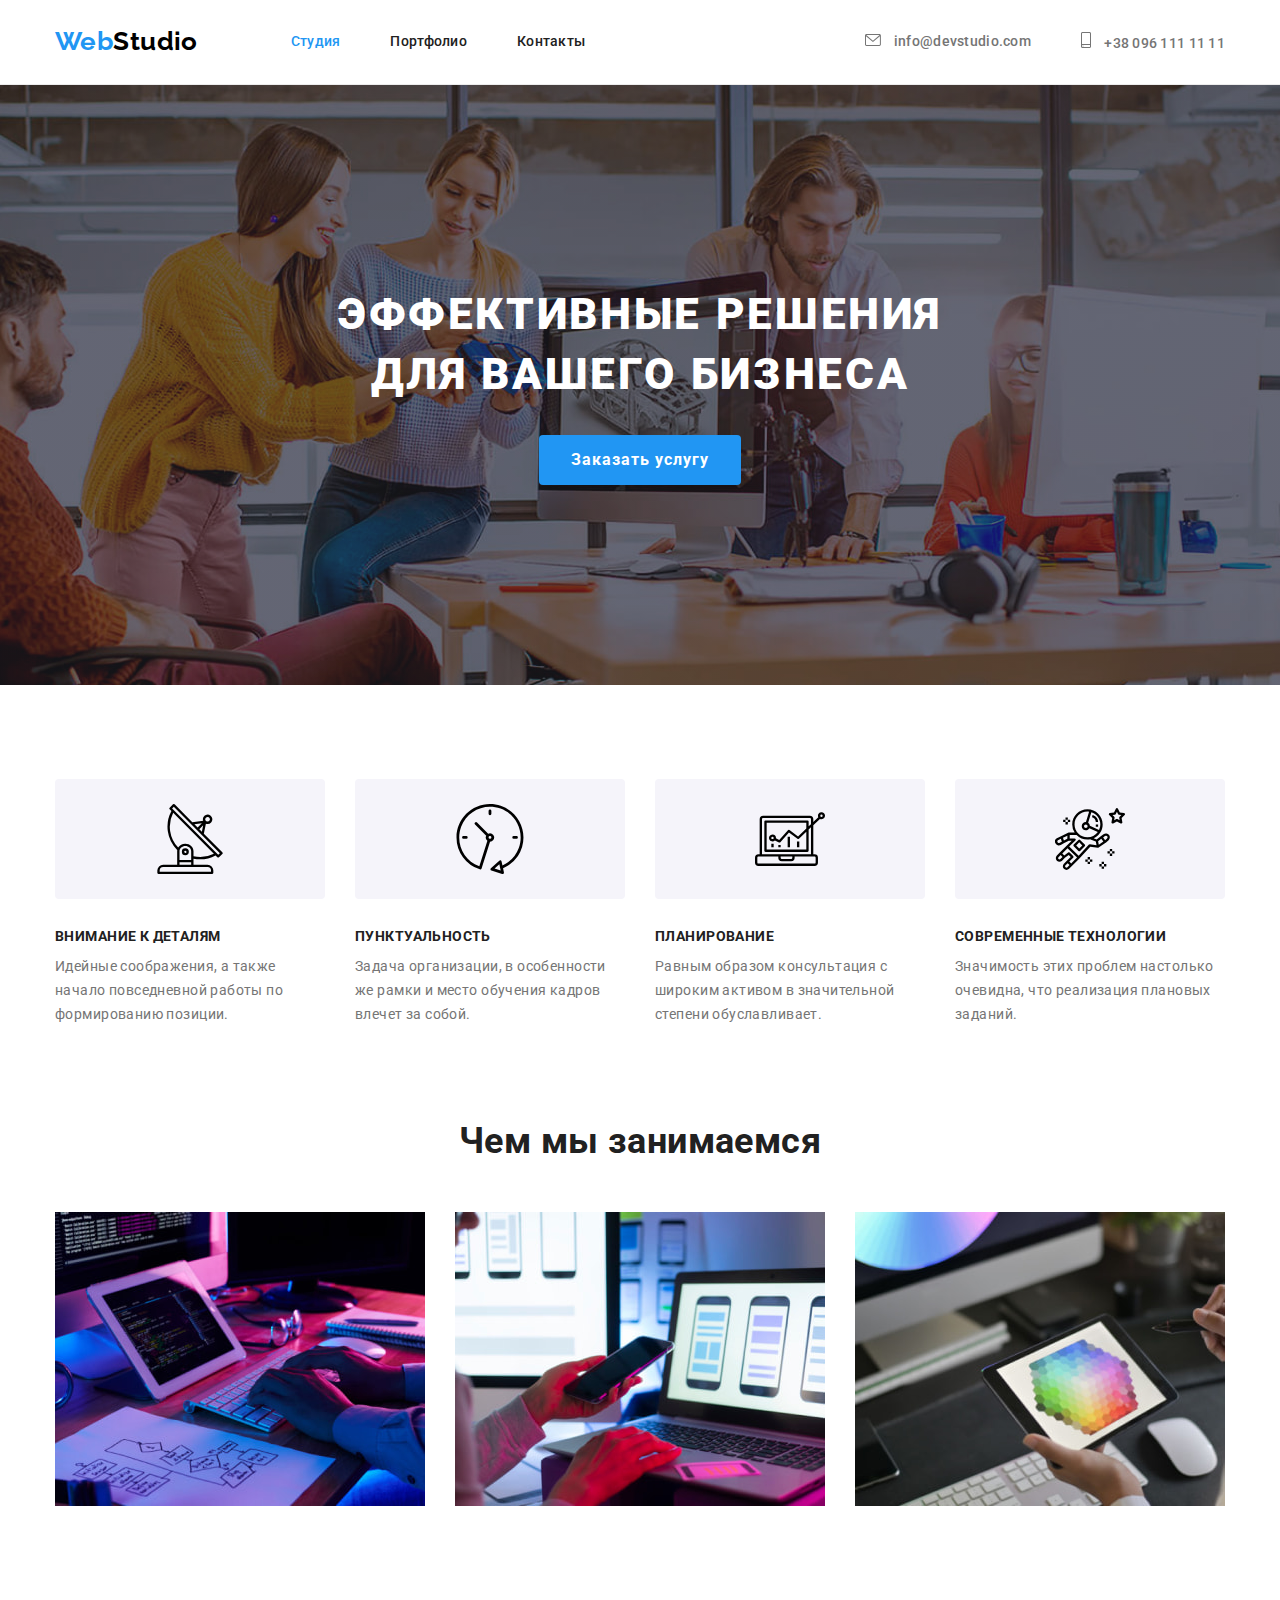
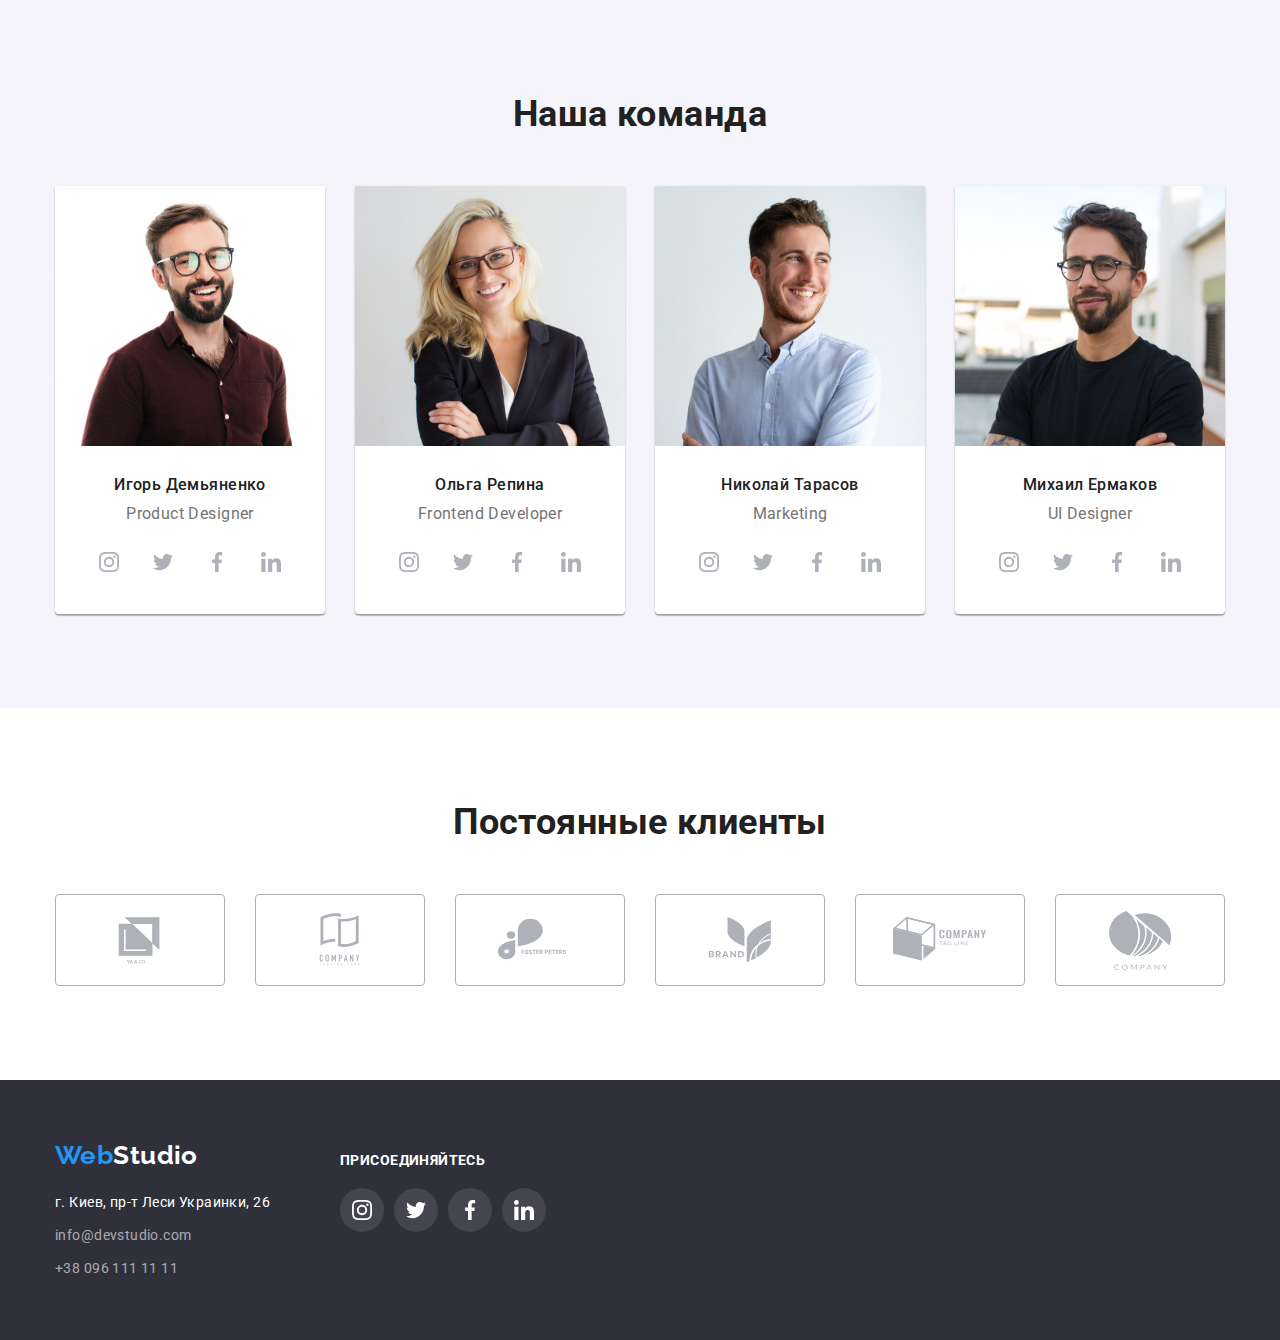
<file: index.html>
<!DOCTYPE html>
<html lang="ru">
  <head>
    <meta charset="UTF-8" />
    <meta http-equiv="X-UA-Compatible" content="IE=edge" />
    <meta name="viewport" content="width=device-width, initial-scale=1.0" />
    <title>Студия</title>
    <!-- Project fonts -->
    <link rel="preconnect" href="https://fonts.googleapis.com" />
    <link rel="preconnect" href="https://fonts.gstatic.com" crossorigin />
    <link
      href="https://fonts.googleapis.com/css2?family=Raleway:wght@700&family=Roboto:wght@400;500;700;900&display=swap"
      rel="stylesheet"
    />
    <!-- modern-normalize -->
    <link
      rel="stylesheet"
      href="https://cdnjs.cloudflare.com/ajax/libs/modern-normalize/1.1.0/modern-normalize.min.css"
    />
    <!-- Custom styles -->
    <link rel="stylesheet" href="./css/styles.css" />
  </head>

  <body>
    <!-- Шапка сайта -->
    <header class="header">
      <div class="container">
        <nav class="navigation">
          <a
            class="logo"
            href="./index.html"
            lang="en"
            aria-label="Логотип сайта WebStudio"
            >Web<span class="logo-black">Studio</span>
          </a>
          <ul class="site-nav list">
            <li class="item">
              <a class="link-header link-active" href="">Студия</a>
            </li>
            <li class="item">
              <a class="link-header" href="./portfolio.html">Портфолио</a>
            </li>
            <li class="item"><a class="link-header" href="">Контакты</a></li>
          </ul>
        </nav>
        <ul class="auth-nav list">
          <li class="auth-nav-item">
            <a class="link-contact" href="mailto:info@devstudio.com">
              <svg class="studio-icon" width="16" height="12">
                <use href="./images/sprite.svg#envelope"></use>
              </svg>
              info@devstudio.com
            </a>
          </li>
          <li class="auth-nav-item">
            <a class="link-contact" href="tel:+380961111111">
              <svg class="studio-icon" width="10" height="16">
                <use href="./images/sprite.svg#smartphone"></use>
              </svg>
              +38 096 111 11 11
            </a>
          </li>
        </ul>
      </div>
    </header>

    <main>
      <!-- Герой -->
      <div class="overlay">
        <section class="hero">
          <div class="container">
            <h1 class="hero-title">Эффективные решения для вашего бизнеса</h1>
            <button class="hero-button" type="button">Заказать услугу</button>
          </div>
        </section>
      </div>

      <!-- Преимущества -->
      <section class="features section">
        <div class="container">
          <!-- выводить этот заголовок не будем, сделал как в примере -->
          <h2 class="visually-hidden">Особенности</h2>
          <ul class="list advantages">
            <li class="features-item">
              <div class="pictures">
                <svg class="pictures-icon" width="70" height="70">
                  <use href="./images/sprite.svg#antenna"></use>
                </svg>
              </div>
              <h3 class="advantages-header">Внимание к деталям</h3>
              <p class="advantages-text">
                Идейные соображения, а также начало повседневной работы по
                формированию позиции.
              </p>
            </li>
            <li class="features-item">
              <div class="pictures">
                <svg class="pictures-icon" width="70" height="70">
                  <use href="./images/sprite.svg#clock"></use>
                </svg>
              </div>
              <h3 class="advantages-header">Пунктуальность</h3>
              <p class="advantages-text">
                Задача организации, в особенности же рамки и место обучения
                кадров влечет за собой.
              </p>
            </li>
            <li class="features-item">
              <div class="pictures">
                <svg class="pictures-icon" width="70" height="70">
                  <use href="./images/sprite.svg#diagram"></use>
                </svg>
              </div>
              <h3 class="advantages-header">Планирование</h3>
              <p class="advantages-text">
                Равным образом консультация с широким активом в значительной
                степени обуславливает.
              </p>
            </li>
            <li class="features-item">
              <div class="pictures">
                <svg class="pictures-icon" width="70" height="70">
                  <use href="./images/sprite.svg#astronaut"></use>
                </svg>
              </div>
              <h3 class="advantages-header">Современные технологии</h3>
              <p class="advantages-text">
                Значимость этих проблем настолько очевидна, что реализация
                плановых заданий.
              </p>
            </li>
          </ul>
        </div>
      </section>

      <!-- Чем мы занимаемся -->
      <section class="activity">
        <div class="container">
          <h2 class="activity-title">Чем мы занимаемся</h2>
          <ul class="list">
            <li class="activity-item">
              <img
                src="./images/img1.jpg"
                alt="планшет с клавиатурой"
                width="370"
                height="294"
              />
            </li>
            <li class="activity-item">
              <img
                src="./images/img2.jpg"
                alt="ноутбук"
                width="370"
                height="294"
              />
            </li>
            <li class="activity-item">
              <img
                src="./images/img3.jpg"
                alt="графический планшет"
                width="370"
                height="294"
              />
            </li>
          </ul>
        </div>
      </section>

      <!-- Наша команда -->
      <section class="team section">
        <div class="container">
          <h2 class="team-header">Наша команда</h2>
          <ul class="list">
            <li class="team-item">
              <img
                src="./images/team/product_designer.jpg"
                alt="дизайнер продукта"
                width="270"
                height="260"
              />
              <div class="team-items">
                <h3 class="team-member">Игорь Демьяненко</h3>
                <p class="team-text">Product Designer</p>
                <ul class="socials list">
                  <li class="socials-item">
                    <a
                      class="socials-link link"
                      href=""
                      target="_blank"
                      rel="noopener noreferrer"
                      aria-label="иконка Instagram"
                    >
                      <svg class="socials-icon" width="20" height="20">
                        <use href="./images/sprite.svg#instagram"></use>
                      </svg>
                    </a>
                  </li>
                  <li class="socials-item">
                    <a
                      class="socials-link link"
                      href=""
                      target="_blank"
                      rel="noopener noreferrer"
                      aria-label="иконка twitter"
                    >
                      <svg class="socials-icon" width="20" height="20">
                        <use href="./images/sprite.svg#twitter"></use>
                      </svg>
                    </a>
                  </li>
                  <li class="socials-item">
                    <a
                      class="socials-link link"
                      href=""
                      target="_blank"
                      rel="noopener noreferrer"
                      aria-label="иконка facebook"
                    >
                      <svg class="socials-icon" width="20" height="20">
                        <use href="./images/sprite.svg#facebook"></use>
                      </svg>
                    </a>
                  </li>
                  <li class="socials-item">
                    <a
                      class="socials-link link"
                      href=""
                      target="_blank"
                      rel="noopener noreferrer"
                      aria-label="иконка linkedin"
                    >
                      <svg class="socials-icon" width="20" height="20">
                        <use href="./images/sprite.svg#linkedin"></use>
                      </svg>
                    </a>
                  </li>
                </ul>
              </div>
            </li>
            <li class="team-item">
              <img
                src="./images/team/frontend_developer.jpg"
                alt="разработчик"
                width="270"
                height="260"
              />
              <div class="team-items">
                <h3 class="team-member">Ольга Репина</h3>
                <p class="team-text">Frontend Developer</p>
                <ul class="socials list">
                  <li class="socials-item">
                    <a
                      class="socials-link link"
                      href=""
                      target="_blank"
                      rel="noopener noreferrer"
                      aria-label="иконка Instagram"
                    >
                      <svg class="socials-icon" width="20" height="20">
                        <use href="./images/sprite.svg#instagram"></use>
                      </svg>
                    </a>
                  </li>
                  <li class="socials-item">
                    <a
                      class="socials-link link"
                      href=""
                      target="_blank"
                      rel="noopener noreferrer"
                      aria-label="иконка twitter"
                    >
                      <svg class="socials-icon" width="20" height="20">
                        <use href="./images/sprite.svg#twitter"></use>
                      </svg>
                    </a>
                  </li>
                  <li class="socials-item">
                    <a
                      class="socials-link link"
                      href=""
                      target="_blank"
                      rel="noopener noreferrer"
                      aria-label="иконка facebook"
                    >
                      <svg class="socials-icon" width="20" height="20">
                        <use href="./images/sprite.svg#facebook"></use>
                      </svg>
                    </a>
                  </li>
                  <li class="socials-item">
                    <a
                      class="socials-link link"
                      href=""
                      target="_blank"
                      rel="noopener noreferrer"
                      aria-label="иконка linkedin"
                    >
                      <svg class="socials-icon" width="20" height="20">
                        <use href="./images/sprite.svg#linkedin"></use>
                      </svg>
                    </a>
                  </li>
                </ul>
              </div>
            </li>
            <li class="team-item">
              <img
                src="./images/team/marketingnew.jpg"
                alt="маркетинг"
                width="270"
                height="260"
              />
              <div class="team-items">
                <h3 class="team-member">Николай Тарасов</h3>
                <p class="team-text">Marketing</p>
                <ul class="socials list">
                  <li class="socials-item">
                    <a
                      class="socials-link link"
                      href=""
                      target="_blank"
                      rel="noopener noreferrer"
                      aria-label="иконка Instagram"
                    >
                      <svg class="socials-icon" width="20" height="20">
                        <use href="./images/sprite.svg#instagram"></use>
                      </svg>
                    </a>
                  </li>
                  <li class="socials-item">
                    <a
                      class="socials-link link"
                      href=""
                      target="_blank"
                      rel="noopener noreferrer"
                      aria-label="иконка twitter"
                    >
                      <svg class="socials-icon" width="20" height="20">
                        <use href="./images/sprite.svg#twitter"></use>
                      </svg>
                    </a>
                  </li>
                  <li class="socials-item">
                    <a
                      class="socials-link link"
                      href=""
                      target="_blank"
                      rel="noopener noreferrer"
                      aria-label="иконка facebook"
                    >
                      <svg class="socials-icon" width="20" height="20">
                        <use href="./images/sprite.svg#facebook"></use>
                      </svg>
                    </a>
                  </li>
                  <li class="socials-item">
                    <a
                      class="socials-link link"
                      href=""
                      target="_blank"
                      rel="noopener noreferrer"
                      aria-label="иконка linkedin"
                    >
                      <svg class="socials-icon" width="20" height="20">
                        <use href="./images/sprite.svg#linkedin"></use>
                      </svg>
                    </a>
                  </li>
                </ul>
              </div>
            </li>
            <li class="team-item">
              <img
                src="./images/team/ui_designer.jpg"
                alt="дизайнер"
                width="270"
                height="260"
              />
              <div class="team-items">
                <h3 class="team-member">Михаил Ермаков</h3>
                <p class="team-text">UI Designer</p>
                <ul class="socials list">
                  <li class="socials-item">
                    <a
                      class="socials-link link"
                      href=""
                      target="_blank"
                      rel="noopener noreferrer"
                      aria-label="иконка Instagram"
                    >
                      <svg class="socials-icon" width="20" height="20">
                        <use href="./images/sprite.svg#instagram"></use>
                      </svg>
                    </a>
                  </li>
                  <li class="socials-item">
                    <a
                      class="socials-link link"
                      href=""
                      target="_blank"
                      rel="noopener noreferrer"
                      aria-label="иконка twitter"
                    >
                      <svg class="socials-icon" width="20" height="20">
                        <use href="./images/sprite.svg#twitter"></use>
                      </svg>
                    </a>
                  </li>
                  <li class="socials-item">
                    <a
                      class="socials-link link"
                      href=""
                      target="_blank"
                      rel="noopener noreferrer"
                      aria-label="иконка facebook"
                    >
                      <svg class="socials-icon" width="20" height="20">
                        <use href="./images/sprite.svg#facebook"></use>
                      </svg>
                    </a>
                  </li>
                  <li class="socials-item">
                    <a
                      class="socials-link link"
                      href=""
                      target="_blank"
                      rel="noopener noreferrer"
                      aria-label="иконка linkedin"
                    >
                      <svg class="socials-icon" width="20" height="20">
                        <use href="./images/sprite.svg#linkedin"></use>
                      </svg>
                    </a>
                  </li>
                </ul>
              </div>
            </li>
          </ul>
        </div>
      </section>

      <!-- Постоянные клиенты -->
      <section class="clients">
        <div class="container">
          <h2 class="clients-title">Постоянные клиенты</h2>
          <ul class="clients-list list">
            <li class="clients-item">
              <a class="clients-link" href="">
                <svg class="clients-icon" width="106" height="60">
                  <use href="./images/sprite.svg#logo-1"></use>
                </svg>
              </a>
            </li>
            <li class="clients-item">
              <a class="clients-link" href="">
                <svg class="clients-icon" width="106" height="60">
                  <use href="./images/sprite.svg#logo-2"></use>
                </svg>
              </a>
            </li>
            <li class="clients-item">
              <a class="clients-link" href="">
                <svg class="clients-icon" width="106" height="60">
                  <use href="./images/sprite.svg#logo-3"></use>
                </svg>
              </a>
            </li>
            <li class="clients-item">
              <a class="clients-link" href="">
                <svg class="clients-icon" width="106" height="60">
                  <use href="./images/sprite.svg#logo-4"></use>
                </svg>
              </a>
            </li>
            <li class="clients-item">
              <a class="clients-link" href="">
                <svg class="clients-icon" width="106" height="60">
                  <use href="./images/sprite.svg#logo-5"></use>
                </svg>
              </a>
            </li>
            <li class="clients-item">
              <a class="clients-link" href="">
                <svg class="clients-icon" width="106" height="60">
                  <use href="./images/sprite.svg#logo-6"></use>
                </svg>
              </a>
            </li>
          </ul>
        </div>
      </section>
    </main>

    <!-- Футер -->
    <footer class="footer">
      <div class="container footer-container">
        <div class="footer-address-container">
          <a
            class="logo"
            href="/index.html"
            lang="en"
            aria-label="Логотип сайта WebStudio"
            >Web<span class="logo-white">Studio</span></a
          >
          <address class="address-footer">
            <ul class="list">
              <li class="footer-item">
                <a
                  class="footer-address"
                  href="https://goo.gl/maps/qPdaPdiiLv6fJNoK8"
                  target="_blank"
                  rel="noopener noreferrer nofollow"
                  >г. Киев, пр-т Леси Украинки, 26</a
                >
              </li>
              <li class="footer-item">
                <a class="footer-contact" href="mailto:info@devstudio.com"
                  >info@devstudio.com</a
                >
              </li>
              <li class="footer-item">
                <a class="footer-contact" href="tel:+380961111111"
                  >+38 096 111 11 11</a
                >
              </li>
            </ul>
          </address>
        </div>

        <div class="join-us">
          <h2 class="socials-title">присоединяйтесь</h2>
          <ul class="socials-list list">
            <li class="socials-item">
              <a
                class="socials-linkfooter link"
                href=""
                target="_blank"
                rel="noopener noreferrer"
                aria-label="иконка Instagram"
              >
                <svg class="socials-icon" width="20" height="20">
                  <use href="./images/sprite.svg#instagram"></use>
                </svg>
              </a>
            </li>
            <li class="socials-item">
              <a
                class="socials-linkfooter link"
                href=""
                target="_blank"
                rel="noopener noreferrer"
                aria-label="иконка twitter"
              >
                <svg class="socials-icon" width="20" height="20">
                  <use href="./images/sprite.svg#twitter"></use>
                </svg>
              </a>
            </li>
            <li class="socials-item">
              <a
                class="socials-linkfooter link"
                href=""
                target="_blank"
                rel="noopener noreferrer"
                aria-label="иконка facebook"
              >
                <svg class="socials-icon" width="20" height="20">
                  <use href="./images/sprite.svg#facebook"></use>
                </svg>
              </a>
            </li>
            <li class="socials-item">
              <a
                class="socials-linkfooter link"
                href=""
                target="_blank"
                rel="noopener noreferrer"
                aria-label="иконка linkedin"
              >
                <svg class="socials-icon" width="20" height="20">
                  <use href="./images/sprite.svg#linkedin"></use>
                </svg>
              </a>
            </li>
          </ul>
        </div>
      </div>
    </footer>
  </body>
</html>
</file>
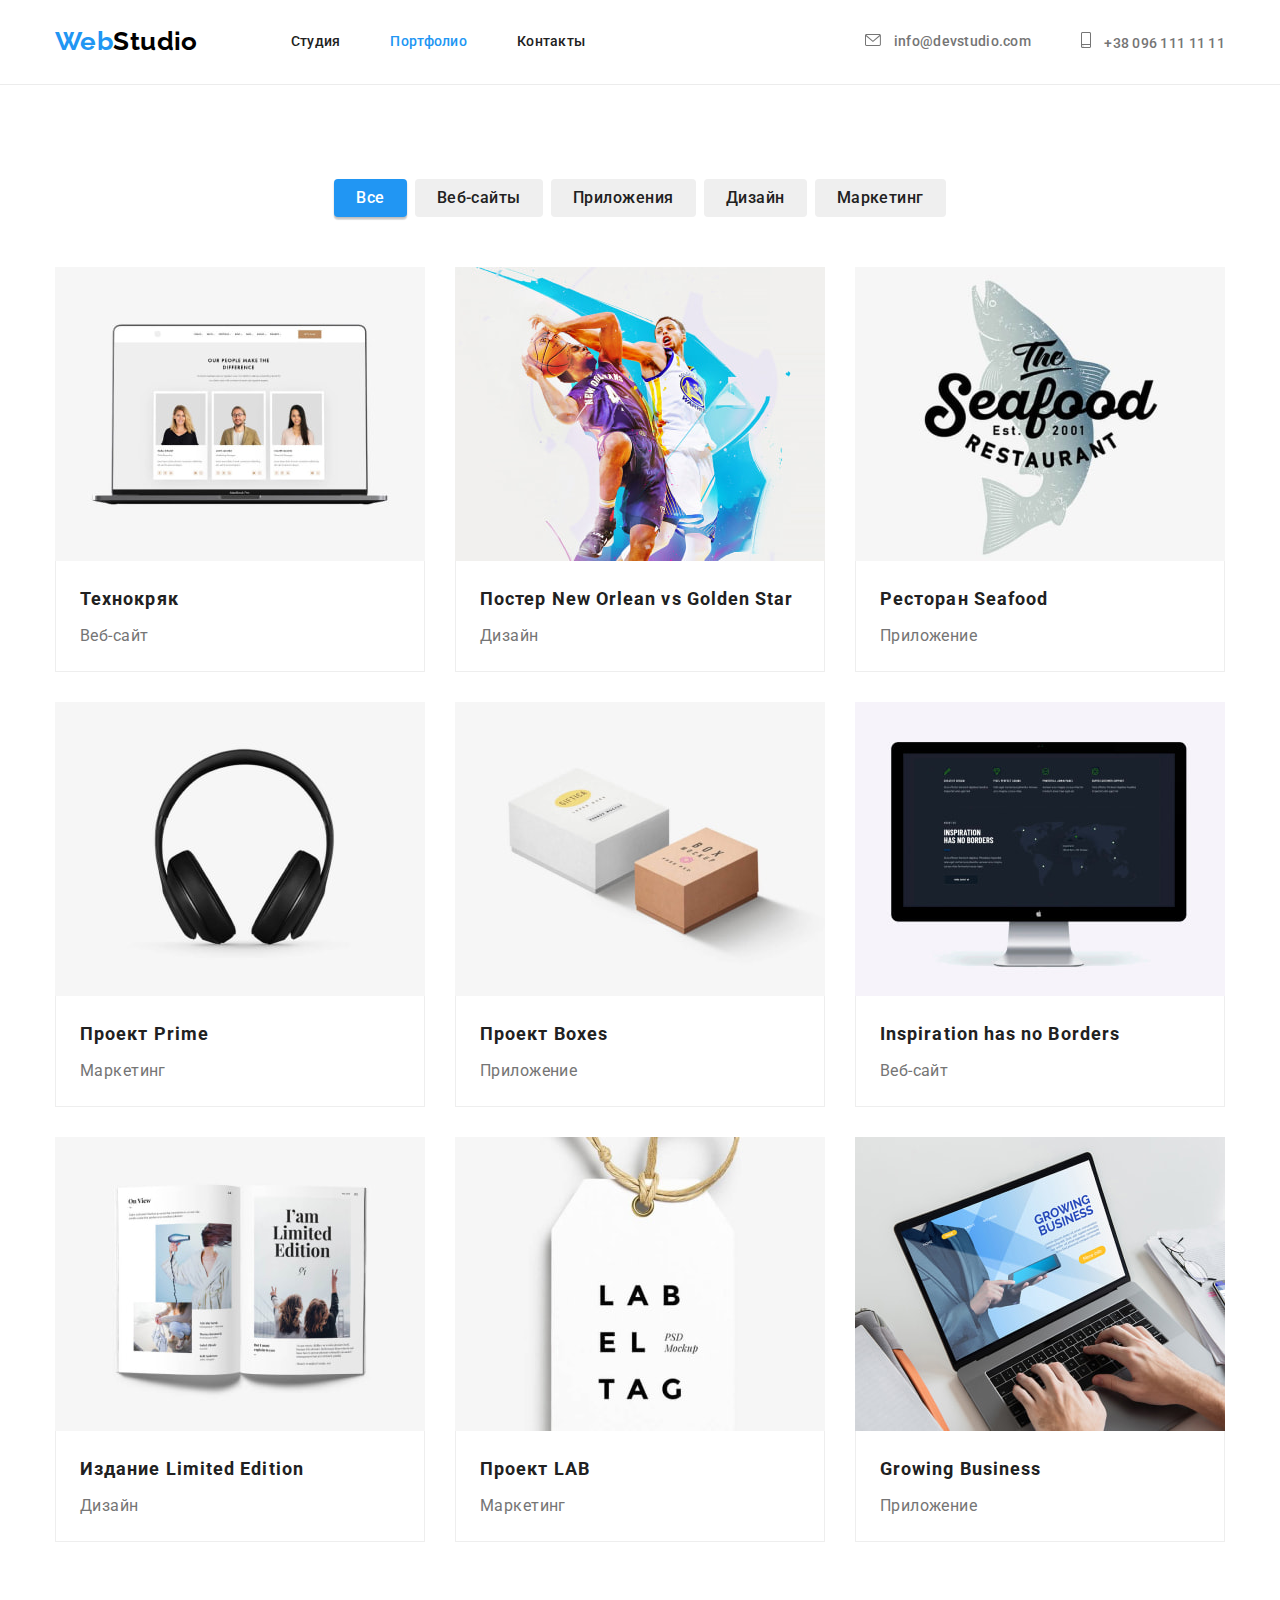
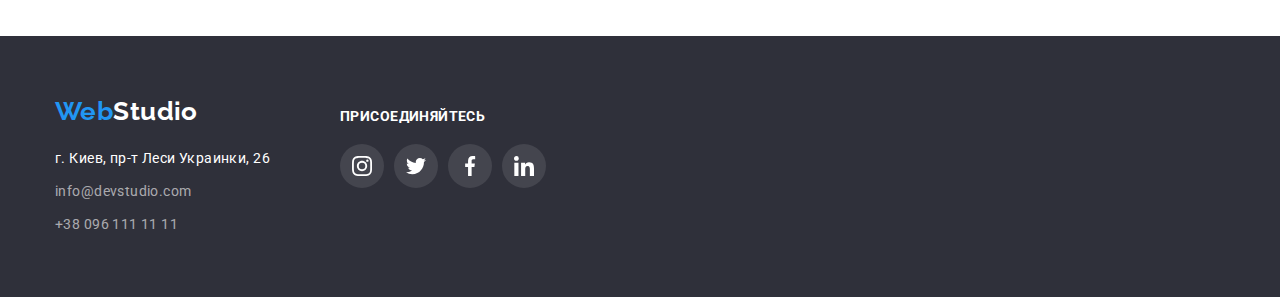
<file: portfolio.html>
<!DOCTYPE html>
<html lang="ru">
  <head>
    <meta charset="UTF-8" />
    <meta http-equiv="X-UA-Compatible" content="IE=edge" />
    <meta name="viewport" content="width=device-width, initial-scale=1.0" />
    <title>Портфолио</title>
    <!-- Project fonts -->
    <link rel="preconnect" href="https://fonts.googleapis.com" />
    <link rel="preconnect" href="https://fonts.gstatic.com" crossorigin />
    <link
      href="https://fonts.googleapis.com/css2?family=Raleway:wght@700&family=Roboto:wght@400;500;700;900&display=swap"
      rel="stylesheet"
    />
    <!-- modern-normalize -->
    <link
      rel="stylesheet"
      href="https://cdnjs.cloudflare.com/ajax/libs/modern-normalize/1.1.0/modern-normalize.min.css"
    />
    <!-- Custom styles -->
    <link rel="stylesheet" href="./css/styles.css" />
  </head>

  <body>
    <!-- Шапка сайта -->
    <header class="header">
      <div class="container">
        <nav class="navigation">
          <a
            class="logo"
            href="./index.html"
            lang="en"
            aria-label="Логотип сайта WebStudio"
            >Web<span class="logo-black">Studio</span>
          </a>
          <ul class="site-nav list">
            <li class="item">
              <a class="link-header" href="./index.html">Студия</a>
            </li>
            <li class="item">
              <a class="link-header link-active" href="">Портфолио</a>
            </li>
            <li class="item"><a class="link-header" href="">Контакты</a></li>
          </ul>
        </nav>
        <ul class="auth-nav list">
          <li class="auth-nav-item">
            <a class="link-contact" href="mailto:info@devstudio.com">
              <svg class="studio-icon" width="16" height="12">
                <use href="./images/sprite.svg#envelope"></use>
              </svg>
              info@devstudio.com
            </a>
          </li>
          <li class="auth-nav-item">
            <a class="link-contact" href="tel:+380961111111">
              <svg class="studio-icon" width="10" height="16">
                <use href="./images/sprite.svg#smartphone"></use>
              </svg>
              +38 096 111 11 11
            </a>
          </li>
        </ul>
      </div>
    </header>

    <main>
      <!-- Герой -->
      <section class="portfolio">
        <div class="container">
          <ul class="portfolio-work list">
            <li class="items">
              <button class="portfolio-btn btn-active" type="button">
                Все
              </button>
            </li>
            <li class="items">
              <button class="portfolio-btn" type="button">Веб-сайты</button>
            </li>
            <li class="items">
              <button class="portfolio-btn" type="button">Приложения</button>
            </li>
            <li class="items">
              <button class="portfolio-btn" type="button">Дизайн</button>
            </li>
            <li class="items">
              <button class="portfolio-btn" type="button">Маркетинг</button>
            </li>
          </ul>

          <!-- Галерея -->
          <!-- выводить этот заголовок не будем -->
          <h1 class="visually-hidden">Галерея</h1>
          <ul class="portfolio-gallery list">
            <li class="portfolio-item">
              <a class="portfolio-link" href="#">
                <img
                  src="./images/galery/img1.jpg"
                  alt="ноутбук"
                  width="370"
                  height="294"
                />
                <div class="text">
                  <h2 class="portfolio-header">Технокряк</h2>
                  <p class="portfolio-text">Веб-сайт</p>
                </div>
              </a>
            </li>
            <li class="portfolio-item">
              <a class="portfolio-link" href="#">
                <img
                  src="./images/galery/img2.jpg"
                  alt="постер"
                  width="370"
                  height="294"
                />
                <div class="text">
                  <h2 class="portfolio-header">
                    Постер New Orlean vs Golden Star
                  </h2>
                  <p class="portfolio-text">Дизайн</p>
                </div>
              </a>
            </li>
            <li class="portfolio-item">
              <a class="portfolio-link" href="#">
                <img
                  src="./images/galery/img3.jpg"
                  alt="логотип ресторана"
                  width="370"
                  height="294"
                />
                <div class="text">
                  <h2 class="portfolio-header">Ресторан Seafood</h2>
                  <p class="portfolio-text">Приложение</p>
                </div>
              </a>
            </li>
            <li class="portfolio-item">
              <a class="portfolio-link" href="#">
                <img
                  src="./images/galery/img4.jpg"
                  alt="наушники"
                  width="370"
                  height="294"
                />
                <div class="text">
                  <h2 class="portfolio-header">Проект Prime</h2>
                  <p class="portfolio-text">Маркетинг</p>
                </div>
              </a>
            </li>
            <li class="portfolio-item">
              <a class="portfolio-link" href="#">
                <img
                  src="./images/galery/img5.jpg"
                  alt="коробки"
                  width="370"
                  height="294"
                />
                <div class="text">
                  <h2 class="portfolio-header">Проект Boxes</h2>
                  <p class="portfolio-text">Приложение</p>
                </div>
              </a>
            </li>
            <li class="portfolio-item">
              <a class="portfolio-link" href="#">
                <img
                  src="./images/galery/img6.jpg"
                  alt="компьютер"
                  width="370"
                  height="294"
                />
                <div class="text">
                  <h2 class="portfolio-header">Inspiration has no Borders</h2>
                  <p class="portfolio-text">Веб-сайт</p>
                </div>
              </a>
            </li>
            <li class="portfolio-item">
              <a class="portfolio-link" href="#">
                <img
                  src="./images/galery/img7.jpg"
                  alt="журнал"
                  width="370"
                  height="294"
                />
                <div class="text">
                  <h2 class="portfolio-header">Издание Limited Edition</h2>
                  <p class="portfolio-text">Дизайн</p>
                </div>
              </a>
            </li>
            <li class="portfolio-item">
              <a class="portfolio-link" href="#">
                <img
                  src="./images/galery/img8.jpg"
                  alt="бирка"
                  width="370"
                  height="294"
                />
                <div class="text">
                  <h2 class="portfolio-header">Проект LAB</h2>
                  <p class="portfolio-text">Маркетинг</p>
                </div>
              </a>
            </li>
            <li class="portfolio-item">
              <a class="portfolio-link" href="#">
                <img
                  src="./images/galery/img9.jpg"
                  alt="ноутбук"
                  width="370"
                  height="294"
                />
                <div class="text">
                  <h2 class="portfolio-header">Growing Business</h2>
                  <p class="portfolio-text">Приложение</p>
                </div>
              </a>
            </li>
          </ul>
        </div>
      </section>
    </main>

    <!-- Футер -->
    <footer class="footer">
      <div class="container footer-container">
        <div class="footer-address-container">
          <a
            class="logo"
            href="/index.html"
            lang="en"
            aria-label="Логотип сайта WebStudio"
            >Web<span class="logo-white">Studio</span></a
          >
          <address class="address-footer">
            <ul class="list">
              <li class="footer-item">
                <a
                  class="footer-address"
                  href="https://goo.gl/maps/qPdaPdiiLv6fJNoK8"
                  target="_blank"
                  rel="noopener noreferrer nofollow"
                  >г. Киев, пр-т Леси Украинки, 26</a
                >
              </li>
              <li class="footer-item">
                <a class="footer-contact" href="mailto:info@devstudio.com"
                  >info@devstudio.com</a
                >
              </li>
              <li class="footer-item">
                <a class="footer-contact" href="tel:+380961111111"
                  >+38 096 111 11 11</a
                >
              </li>
            </ul>
          </address>
        </div>

        <div class="join-us">
          <h2 class="socials-title">присоединяйтесь</h2>
          <ul class="socials-list list">
            <li class="socials-item">
              <a
                class="socials-linkfooter link"
                href=""
                target="_blank"
                rel="noopener noreferrer"
                aria-label="иконка Instagram"
              >
                <svg class="socials-icon" width="20" height="20">
                  <use href="./images/sprite.svg#instagram"></use>
                </svg>
              </a>
            </li>
            <li class="socials-item">
              <a
                class="socials-linkfooter link"
                href=""
                target="_blank"
                rel="noopener noreferrer"
                aria-label="иконка twitter"
              >
                <svg class="socials-icon" width="20" height="20">
                  <use href="./images/sprite.svg#twitter"></use>
                </svg>
              </a>
            </li>
            <li class="socials-item">
              <a
                class="socials-linkfooter link"
                href=""
                target="_blank"
                rel="noopener noreferrer"
                aria-label="иконка facebook"
              >
                <svg class="socials-icon" width="20" height="20">
                  <use href="./images/sprite.svg#facebook"></use>
                </svg>
              </a>
            </li>
            <li class="socials-item">
              <a
                class="socials-linkfooter link"
                href=""
                target="_blank"
                rel="noopener noreferrer"
                aria-label="иконка linkedin"
              >
                <svg class="socials-icon" width="20" height="20">
                  <use href="./images/sprite.svg#linkedin"></use>
                </svg>
              </a>
            </li>
          </ul>
        </div>
      </div>
    </footer>
  </body>
</html>
</file>
<file: css/styles.css>
:root {
  --primary-text-color: #212121;
  --title-text-color: #ffffff;
  --accent-color: #2196f3;
  --text-color: #757575;
  --contact-color: rgba(255, 255, 255, 0.6);
  --main-bg-color: #ffffff;
  --primary-bg-color: #2f303a;
  --team-bg-color: #f5f4fa;
  --header-board-color: #ececec;
  --main-font: "Roboto", sans-serif;
  --secondary-font: "Raleway", sans-serif;
}

html {
  box-sizing: border-box;
}

*::before,
*::after {
  box-sizing: inherit;
}

body {
  font-family: var(--main-font);
  color: var(--primary-text-color);
  background-color: var(--main-bg-color);
  font-size: 14px;
  letter-spacing: 0.03em;
}

/* общие паттерны */
.list {
  padding: 0;
  margin: 0;
  list-style: none;
}

h1,
h2,
h3,
h4,
h5,
h6,
p {
  margin-top: 0;
  margin-bottom: 0;
}

img {
  display: block;
}

.visually-hidden {
  position: absolute;
  white-space: nowrap;
  width: 1px;
  height: 1px;
  overflow: hidden;
  border: 0;
  padding: 0;
  clip: rect(0 0 0 0);
  clip-path: inset(50%);
  margin: -1px;
}

.container {
  width: 1200px;
  padding-left: 15px;
  padding-right: 15px;
  margin-left: auto;
  margin-right: auto;
}

/* Шапка сайта */
.header {
  border-bottom: 1px solid var(--header-board-color);
}

.header .container {
  display: flex;
  align-items: center;
}

.container .navigation {
  display: flex;
  align-items: center;
}

.navigation .logo {
  padding-top: 24px;
  padding-bottom: 25px;
  margin-right: 93px;
}

.navigation .list {
  display: flex;
  align-items: center;
}

.site-nav {
  margin-left: auto;
  display: flex;
  align-items: center;
}

.site-nav .item {
  margin-right: 50px;
}

.site-nav .item:last-child {
  margin-right: 0;
}

.auth-nav {
  margin-left: auto;

  display: flex;
  align-items: center;
}

.auth-nav-item {
  margin-right: 50px;
}

.auth-nav-item:last-child {
  margin-right: 0;
}

.logo {
  font-family: var(--secondary-font);
  font-weight: 700;
  font-size: 26px;
  line-height: 1.19;
  text-decoration: none;
  color: var(--accent-color);
}

.logo-black {
  color: #000000;
}

.logo-white {
  color: var(--title-text-color);
}

.link-header {
  display: block;
  padding-top: 32px;
  padding-bottom: 32px;
  font-weight: 500;
  line-height: 1.14;
  letter-spacing: 0.02em;
  text-decoration: none;
  color: var(--primary-text-color);
}

.link-header:hover,
.link-header:focus {
  color: var(--accent-color);
}

.link-contact {
  display: block;
  padding-top: 32px;
  padding-bottom: 32px;
  font-weight: 500;
  line-height: 1.14;
  letter-spacing: 0.02em;
  text-decoration: none;
  color: var(--text-color);
}

.link-contact:hover,
.link-contact:focus {
  color: var(--accent-color);
}

.link-active {
  color: var(--accent-color);
}

.studio-icon {
  margin-right: 10px;
  fill: currentColor;
}

/* hero */
.hero {
  padding-top: 200px;
  padding-bottom: 200px;
  /* background-color: var(--primary-bg-color); */
  text-align: center;
}

.hero-title {
  padding-bottom: 30px;
  margin-right: auto;
  margin-left: auto;
  width: 696px;
  font-weight: 900;
  font-size: 44px;
  line-height: 1.36;
  text-align: center;
  letter-spacing: 0.06em;
  text-transform: uppercase;
  color: var(--title-text-color);
}

.hero-button {
  font-family: inherit;
  font-weight: 700;
  font-size: 16px;
  line-height: 1.88;
  letter-spacing: 0.06em;
  color: var(--title-text-color);
  background-color: var(--accent-color);
  cursor: pointer;
  box-shadow: 0px 4px 4px rgba(0, 0, 0, 0.15);
  border-radius: 4px;
  border: 0;
  padding: 10px 32px;
}

.hero-button:hover,
.hero-button:focus {
  background-color: var(--accent-color);
}

/* Overlay */
.overlay {
  max-width: 1600px;
  min-height: 600px;
  margin-left: auto;
  margin-right: auto;
  background-image: linear-gradient(
      to right,
      rgba(47, 48, 58, 0.4),
      rgba(47, 48, 58, 0.4)
    ),
    url("../images/overlay.jpg");
  background-color: #c4c4c4;
  background-repeat: no-repeat;
  background-position: center;
  background-size: cover;
}

/* Преимущества */
.section {
  padding-top: 94px;
  padding-bottom: 94px;
}

.advantages {
  display: flex;
  align-items: center;
}

.features-item {
  margin-right: 30px;
  width: 270px;
}

.features-item:last-child {
  margin-right: 0;
}

.advantages-header {
  margin-bottom: 10px;
  font-weight: 700;
  font-size: 14px;
  line-height: 1.14;
  text-transform: uppercase;
}

.advantages-text {
  line-height: 1.71;
  color: var(--text-color);
}

.pictures {
  display: flex;
  justify-content: center;
  align-items: center;
  margin-bottom: 30px;
  width: 270px;
  height: 120px;
  background-color: #f5f4fa;
  border-radius: 4px;
}

/* Чем мы занимаемся */
.activity {
  padding-bottom: 94px;
}

.activity-title {
  margin-top: 0;
  margin-bottom: 50px;
  font-weight: 700;
  font-size: 36px;
  line-height: 1.16;
  text-align: center;
}

.activity .list {
  display: flex;
}

.activity-item {
  margin-right: 30px;
}

.activity-item:last-child {
  margin-right: 0;
}

/* Наша команда */
.team {
  background-color: var(--team-bg-color);
}

.team-header {
  margin-bottom: 50px;
  font-weight: 700;
  font-size: 36px;
  line-height: 1.16;
  text-align: center;
}

.team .list {
  display: flex;
}

.team-item {
  margin-right: 30px;
  background-color: var(--main-bg-color);
  box-shadow: 0px 1px 3px rgba(0, 0, 0, 0.12), 0px 1px 1px rgba(0, 0, 0, 0.14),
    0px 2px 1px rgba(0, 0, 0, 0.2);
  border-radius: 0px 0px 4px 4px;
}

.team-item:last-child {
  margin-right: 0;
}

.team-items {
  padding-top: 30px;
  padding-bottom: 30px;
}

.team-member {
  margin-bottom: 10px;
  font-weight: 500;
  font-size: 16px;
  line-height: 1.18;
  text-align: center;
}

.team-text {
  margin-bottom: 16px;
  font-size: 16px;
  line-height: 1.18;
  text-align: center;
  color: var(--text-color);
}

/* Постоянные клиенты */
.clients {
  padding-top: 94px;
  padding-bottom: 94px;
}

.clients-title {
  margin-top: 0;
  margin-bottom: 50px;
  font-weight: 700;
  font-size: 36px;
  line-height: 1.16;
  text-align: center;

  color: var(--primary-text-color);
}

/* Social icons */
.socials {
  display: flex;
  justify-content: center;
  align-items: center;
}

.socials-link {
  display: flex;
  justify-content: center;
  align-items: center;
  width: 44px;
  height: 44px;
  background-color: #ffffff;
  color: #afb1b8;
  border-radius: 50%;
}

.socials-link:hover,
.socials-link:focus {
  background-color: var(--accent-color);
  color: #ffffff;
}

.socials-item:not(:last-child) {
  margin-right: 10px;
}

.socials-icon {
  fill: currentColor;
}

/* Clients icons */
.clients-list {
  display: flex;
  justify-content: center;
  align-items: center;
}

.clients-item:not(:last-child) {
  margin-right: 30px;
}

.clients-link {
  display: flex;
  align-items: center;
  justify-content: center;
  width: 170px;
  height: 92px;
  border: 1px solid #afb1b8;
  border-radius: 4px;
  color: #afb1b8;
}

.clients-link:hover,
.clients-link:focus {
  border-color: #ff6c00;
}

.clients-icon {
  fill: currentColor;
}

.clients-link:hover .clients-icon,
.clients-link:focus .clients-icon {
  fill: var(--accent-color);
}

/* Футер */
.footer {
  padding-top: 60px;
  padding-bottom: 60px;
  background-color: var(--primary-bg-color);
}

.footer .logo {
  display: inline-block;
  margin-bottom: 20px;
}

.footer-item {
  margin-bottom: 9px;
}

.footer-item:last-child {
  margin-bottom: 0;
}

.footer-address {
  line-height: 1.71;
  color: var(--title-text-color);
  text-decoration: none;
  font-style: normal;
}

.footer-contact {
  line-height: 1.71;
  color: var(--contact-color);
  text-decoration: none;
  font-style: normal;
}

.footer > .container {
  display: flex;
  align-items: flex-start;
}

.socials-title {
  margin-top: 12px;
  margin-bottom: 20px;
  font-size: 14px;
  font-weight: 700;
  text-transform: uppercase;
  color: var(--title-text-color);
}

.footer > .container {
  display: flex;
  align-items: flex-start;
}

.footer-address-container {
  margin-right: 70px;
}

.socials-list {
  display: flex;
  align-items: center;
  justify-content: center;
}

.socials-linkfooter {
  display: flex;
  justify-content: center;
  align-items: center;
  width: 44px;
  height: 44px;
  background-color: rgba(255, 255, 255, 0.1);
  color: #ffffff;
  border-radius: 50%;
}

.socials-linkfooter:hover,
.socials-linkfooter:focus {
  background-color: var(--accent-color);
  color: #ffffff;
}

/* Portfolio */
.portfolio {
  padding-top: 94px;
  padding-bottom: 94px;
}

.portfolio-work {
  display: flex;
  align-items: center;
  justify-content: center;
  margin-bottom: 50px;
}

.portfolio .items {
  margin-right: 8px;
}
.portfolio .items:last-child {
  margin-right: 0;
}

.portfolio-btn {
  font-family: inherit;
  font-weight: 500;
  font-size: 16px;
  line-height: 1.63;
  text-align: center;
  letter-spacing: 0.03em;
  color: var(--primary-text-color);
  cursor: pointer;
  border: none;
  border-radius: 4px;
  padding: 6px 22px;
}

.portfolio-btn:hover,
.portfolio-btn:focus {
  background-color: var(--accent-color);
  color: var(--title-text-color);
  box-shadow: 0px 3px 1px rgba(0, 0, 0, 0.1), 0px 1px 2px rgba(0, 0, 0, 0.08),
    0px 2px 2px rgba(0, 0, 0, 0.12);
}

.btn-active {
  background-color: var(--accent-color);
  color: var(--title-text-color);
  box-shadow: 0px 3px 1px rgba(0, 0, 0, 0.1), 0px 1px 2px rgba(0, 0, 0, 0.08),
    0px 2px 2px rgba(0, 0, 0, 0.12);
}

/* Галерея */
.portfolio-gallery {
  display: flex;
  flex-wrap: wrap;
}

.portfolio-link {
  display: block;
  text-decoration: none;
}

.portfolio-link:hover,
.portfolio-link:focus {
  box-shadow: 0px 1px 1px rgba(0, 0, 0, 0.12), 0px 4px 4px rgba(0, 0, 0, 0.06),
    1px 4px 6px rgba(0, 0, 0, 0.16);
}

.portfolio-item {
  width: calc((100% - 2 * 30px) / 3);
  margin-right: 30px;
  margin-bottom: 30px;
}

.portfolio-item:nth-child(3n) {
  margin-right: 0;
}
.portfolio-item:nth-last-child(-n + 3) {
  margin-bottom: 0;
}

.portfolio-header {
  margin-bottom: 4px;
  font-weight: 700;
  font-size: 18px;
  line-height: 2;
  letter-spacing: 0.06em;
  color: var(--primary-text-color);
}

.portfolio-text {
  font-size: 16px;
  line-height: 1.88;
  color: var(--text-color);
}

.portfolio-item .text {
  padding: 20px 24px;
  border-left: 1px solid #eee;
  border-right: 1px solid #eee;
  border-bottom: 1px solid #eee;
}
</file>
